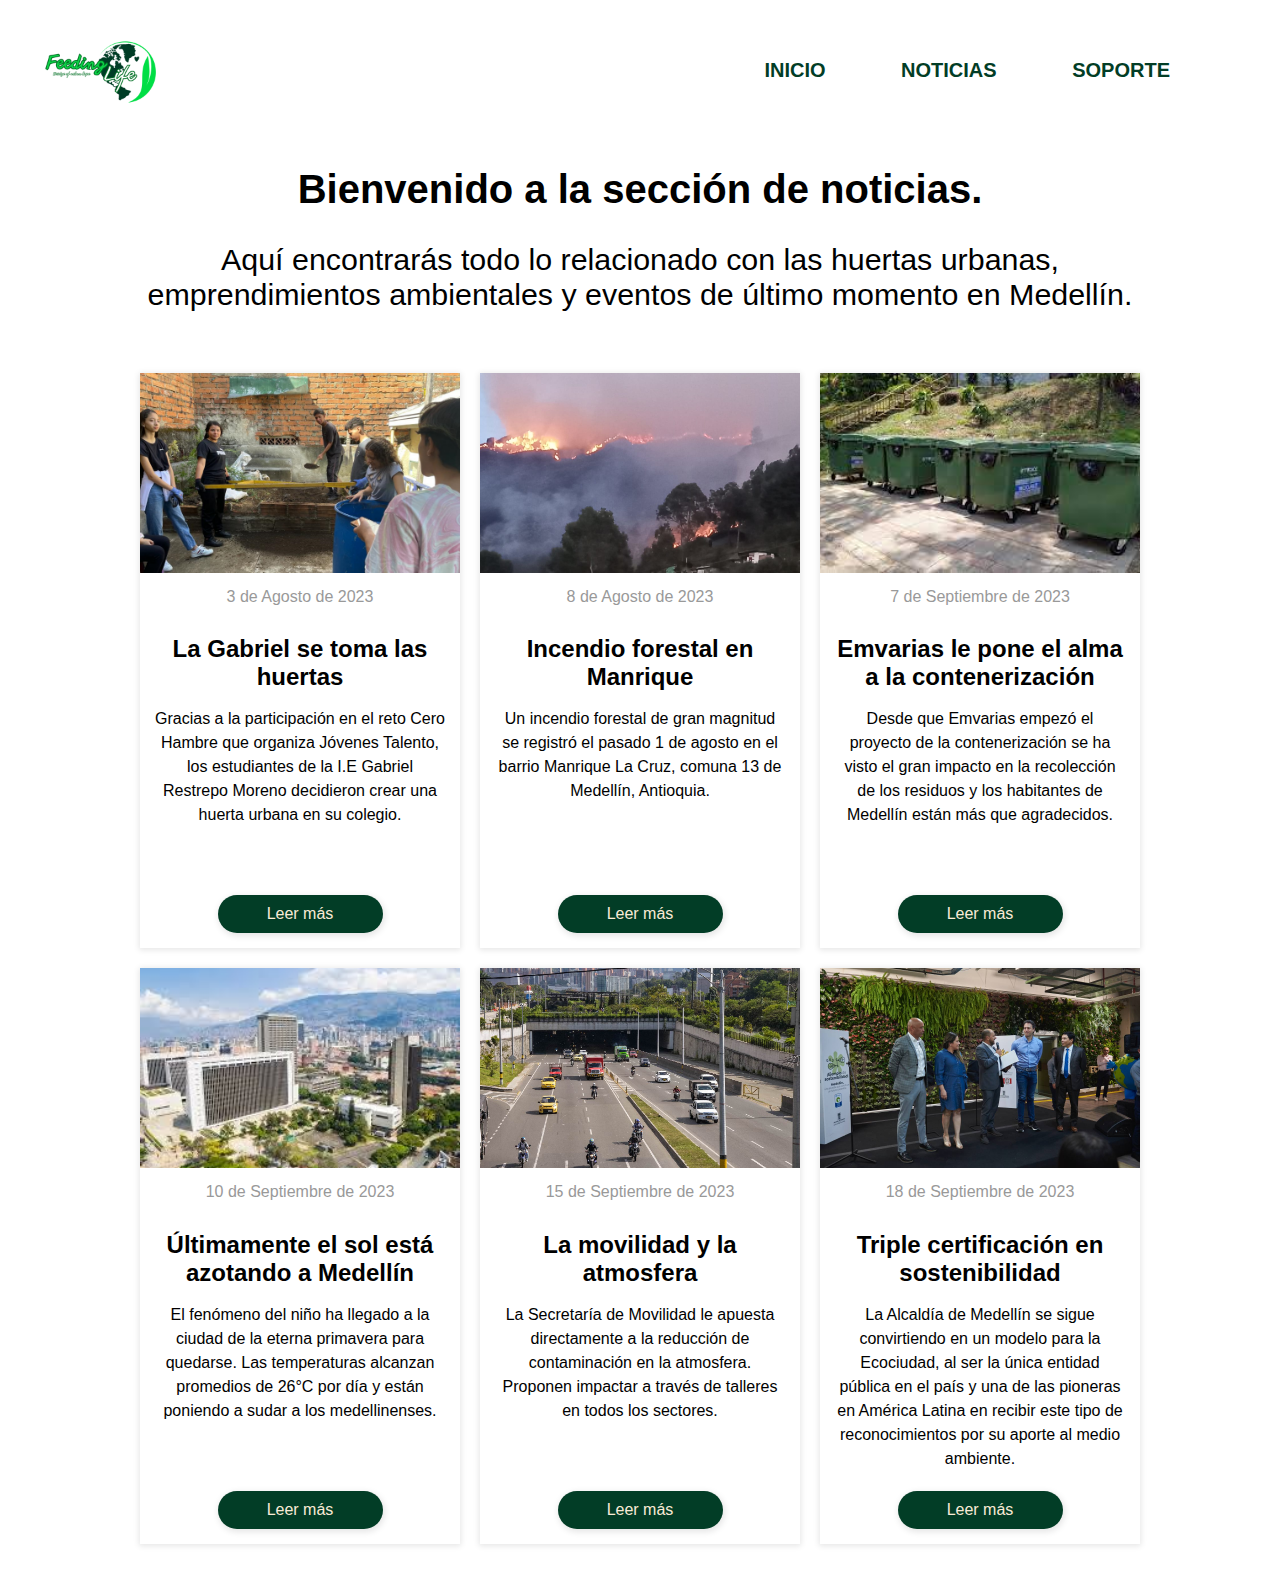
<file: noticias.html>
<!DOCTYPE html>
<html lang="es">
<head>
    <meta charset="UTF-8">
    <meta name="viewport" content="width=device-width, initial-scale=1.0">
    <title>Feeding Life</title>
    <!-- Enlaza tus archivos CSS aquí si los tienes -->
    <link rel="stylesheet" href="estilo.css">
    <link rel="stylesheet" href="noticias.css">
    <title>Encabezado responsive</title>
</head>
<body>
    <header>
        <div class="logo">
            <img src="FL LOGO.png" alt="Logo Feeding Life">
        </div>
        <nav>
            <a href="index.html" class="nav-link">INICIO</a>
            <a href="noticias.html" class="nav-link">NOTICIAS</a>
            <a href="soporte.html" class="nav-link">SOPORTE</a>
        </nav>
    </header>

    <div class="titulo-noticias">
        <h1>Bienvenido a la sección de noticias.</h1>
        <p>Aquí encontrarás todo lo relacionado con las huertas urbanas, emprendimientos ambientales y eventos de último momento en Medellín. </p>
    </div>

    <section class="post-list">
        <div class="content">
            <article class="post">
                <div class="post-header">
                    <div class="post-img-1"></div>
                </div>
                <div class="post-body">
                    <span>3 de Agosto de 2023</span>
                    <h2>La Gabriel se toma las huertas</h2>
                    <p class="descripcion">Gracias a la participación en el reto Cero Hambre que organiza Jóvenes Talento, los estudiantes de la I.E Gabriel Restrepo Moreno decidieron crear una huerta urbana en su colegio.</p>
                    <a href="#" class="post-link">Leer más</a>
                </div>
            </article>
            <article class="post">
                <div class="post-header">
                    <div class="post-img-2"></div>
                </div>
                <div class="post-body">
                    <span>8 de Agosto de 2023</span>
                    <h2>Incendio forestal en Manrique</h2>
                    <p class="descripcion">Un incendio forestal de gran magnitud se registró el pasado 1 de agosto en el barrio Manrique La Cruz, comuna 13 de Medellín, Antioquia.</p>
                        <a href="https://www.minuto30.com/fotos-continua-el-incendio-de-cobertura-vegetal-en-manrique/1466117/" class="post-link">Leer más</a>    
                </div>
            </article>
            <article class="post">
                <div class="post-header">
                    <div class="post-img-3"></div>
                </div>
                <div class="post-body">
                    <span>7 de Septiembre de 2023</span>
                    <h2>Emvarias le pone el alma a la contenerización</h2>
                    <p class="descripcion">Desde que Emvarias empezó el proyecto de la contenerización se ha visto el gran impacto en la recolección de los residuos y los habitantes de Medellín están más que agradecidos.</p>
                    <a href="https://www.emvarias.com.co/emvarias/proyectocontenerizacion" class="post-link">Leer más</a>
                </div>
            </article>
            <article class="post">
                <div class="post-header">
                    <div class="post-img-4"></div>
                </div>
                <div class="post-body">
                    <span>10 de Septiembre de 2023</span>
                    <h2>Últimamente el sol está azotando a Medellín</h2>
                    <p class="descripcion">El fenómeno del niño ha llegado a la ciudad de la eterna primavera para quedarse. Las temperaturas alcanzan promedios de 26°C por día y están poniendo a sudar a los medellinenses. </p>
                    <a href="https://www.infobae.com/colombia/2023/08/12/islas-de-calor-el-fenomeno-ambiental-que-genera-altas-temperaturas-en-medellin/" class="post-link">Leer más</a>
                </div>
            </article>
            <article class="post">
                <div class="post-header">
                    <div class="post-img-5"></div>
                </div>
                <div class="post-body">
                    <span>15 de Septiembre de 2023</span>
                    <h2>La movilidad y la atmosfera</h2>
                    <p class="descripcion">La Secretaría de Movilidad le apuesta directamente a la reducción de contaminación en la atmosfera. Proponen impactar a través de talleres en todos los sectores.</p>
                    <a href="https://www.medellin.gov.co/es/sala-de-prensa/noticias/medellin-una-ecociudad-que-le-apuesta-a-la-reduccion-de-la-contaminacion-atmosferica/" class="post-link">Leer más</a>
                </div>
            </article>
            <article class="post">
                <div class="post-header">
                    <div class="post-img-6"></div>
                </div>
                <div class="post-body">
                    <span>18 de Septiembre de 2023</span>
                    <h2>Triple certificación en sostenibilidad</h2>
                    <p class="descripcion">La Alcaldía de Medellín se sigue convirtiendo en un modelo para la Ecociudad, al ser la única entidad pública en el país y una de las pioneras en América Latina en recibir este tipo de reconocimientos por su aporte al medio ambiente.</p>
                    <a href="https://www.medellin.gov.co/es/sala-de-prensa/noticias/la-alcaldia-de-medellin-se-convierte-en-la-unica-entidad-publica-en-el-pais-con-triple-certificacion-en-sostenibilidad/" class="post-link">Leer más</a>
                </div>
            </article>
        </div>
    </section>

    <script src="noticias.js"></script>

    



    
</body>
</file>
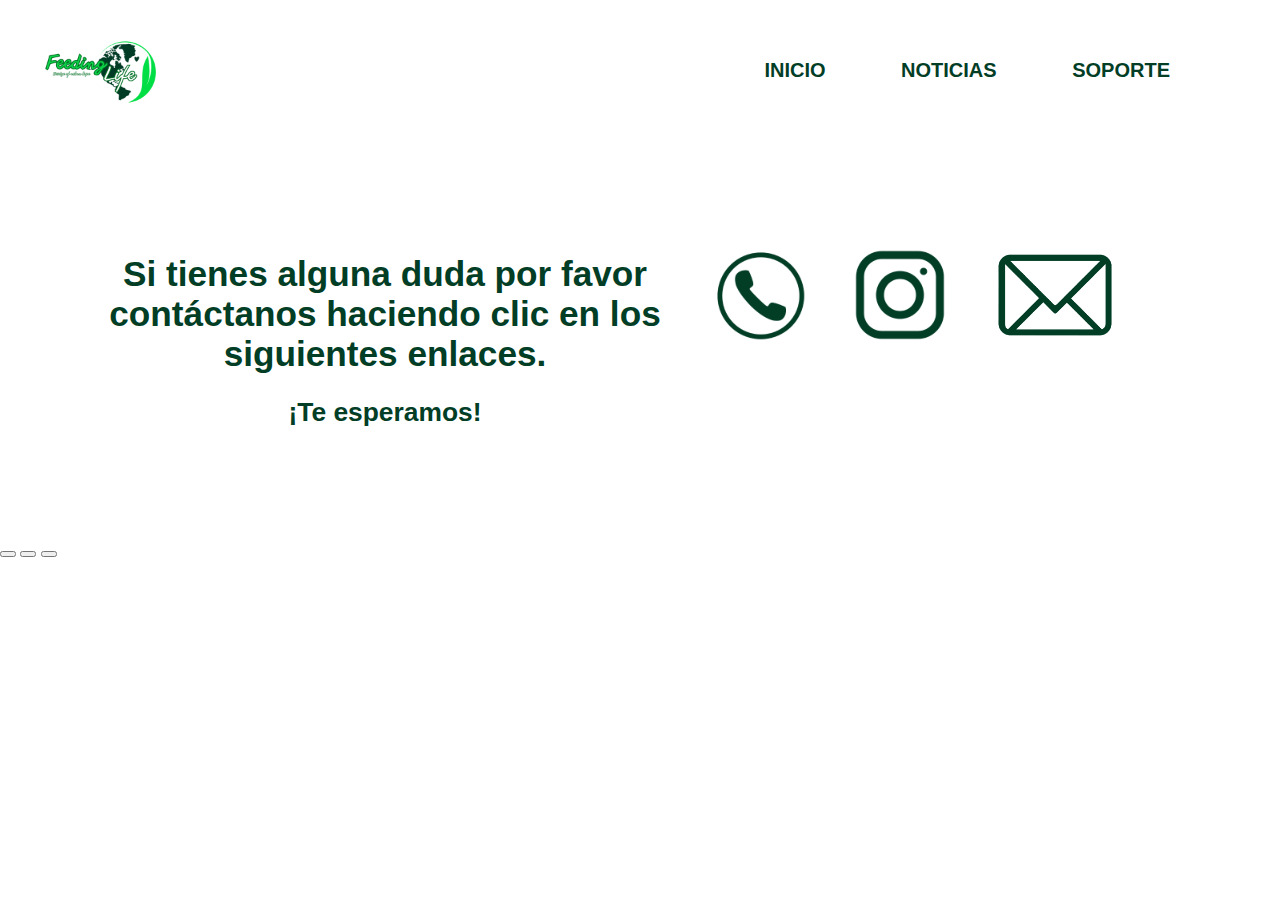
<file: soporte.html>
<!DOCTYPE html>
<html lang="es">
<head>
    <meta charset="UTF-8">
    <meta name="viewport" content="width=device-width, initial-scale=1.0">
    <title>Feeding Life</title>
    <!-- Enlaza tus archivos CSS aquí si los tienes -->
    <link rel="stylesheet" href="estilo.css">
    <link rel="stylesheet" href="soporte.css">
    <title>Encabezado responsive</title>
</head>
<body>
    <header>
        <div class="logo">
            <img src="FL LOGO.png" alt="Logo Feeding Life">
        </div>
        <nav>
            <a href="index.html" class="nav-link">INICIO</a>
            <a href="noticias.html" class="nav-link">NOTICIAS</a>
            <a href="soporte.html" class="nav-link">SOPORTE</a>
        </nav>
    </header>

    <div id="soporte">
        <!-- Contenido específico de la sección de inicio aquí -->
            <h1>Si tienes alguna duda por favor contáctanos haciendo clic en los siguientes enlaces.</h1> 
            <h2>¡Te esperamos!</h2> 
    </div>
 
   
    <button class="whatsapp">
        <a href="https://wa.me/3001182687"><img src="Whatsapp-removebg-preview.png" alt=""></a>
    </button>

    <button class="instagram">
        <a href="https://instagram.com/feedinglife1?igshid=MzRlODBiNWFlZA=="><img src="instagram.png" alt=""></a>
    </button>

    <button class="correo">
        <a href="feedinglife66@gmail.com"><img src="correo.png" alt=""></a>
    </button>

    
</body>
</file>
<file: estilo.css>
body{
    font-family:sans-serif; /*fuente*/
    margin: 0;
}

a{
    text-decoration: none; 
    color: #023D26 
    ;
}

header{
    display: flex; /*ubicacion header*/
    height: 60px; /*dimensiones*/
    justify-content: space-between; /*ubicaciion encabezado*/
    align-items: center; /*alineacion*/
    padding: 40px;
    font-size: 20px;
}

.logo{
    display: flex;
    align-items: center;
}

.logo img{
    height: 120px;
    margin-right: 120px;
}

nav a{ 
    font-weight: 600;
    padding-right: 70px; /* sirve para espaciar una palabra y otra */
}

nav a:hover{
    color: #00DE45;
}

#INICIO{
    margin-right: 400px;
    text-align:center;
    padding: 50px;
    padding-right: 200px;
    font-size: 110%;
    color: #023D26;
    left: 20px;    
}

#nota1 img{
    text-align: center;  
    margin-left: 450px;
    position: absolute;
    top: 120px;
    left: 200px;
}

#nota1 h1{
    position: absolute;
    top: 138px;
    right: 50px;
    left: 715px;
    color: #F0F2F5;
    font-size:90%;
}

#nota1 p{
    position: absolute;
    top: 160px;
    right: 40px;
    left: 715px;
    color: #F0F2F5;
    font-size:small;
}

#nota1 button{
    position: absolute;
    top: 260px;
    right: 50px;
    left: 755px;
    background-color: transparent;
    border-radius: 15px;
    border-color: #F0F2F5;
    font-size: small;
}

#nota2 img{
    text-align: center;  
    margin-left: 900px;
    position: absolute;
    top: 120px;  
}

#nota2 h1{
    position: absolute;
    top: 138px;
    right: 50px;
    left: 966px;
    color: #F0F2F5;
    font-size:90%;
}

#nota2 p{
    position: absolute;
    top: 175px;
    right: 40px;
    left: 966px;
    color: #F0F2F5;
    font-size:small;
}

#nota2 button{
    position: absolute;
    top: 260px;
    right: 50px;
    left: 1006px;
    background-color: transparent;
    border-radius: 15px;
    border-color: #F0F2F5;
    font-size: small;
}

#nota3 img{
    text-align: center;  
    margin-left: 900px;
    position: absolute;
    top: 350px;  
}

#nota3 h1{
    position: absolute;
    top: 370px;
    right: 50px;
    left: 966px;
    color: #F0F2F5;
    font-size:90%;
}

#nota3 p{
    position: absolute;
    top: 410px;
    right: 40px;
    left: 966px;
    color: #F0F2F5;
    font-size:small;
}

#nota3 button{
    position: absolute;
    top: 490px;
    right: 50px;
    left: 1006px;
    background-color: transparent;
    border-radius: 15px;
    border-color: #F0F2F5;
    font-size: small;
}

#nota4 img{
    text-align: center;  
    margin-left: 450px;
    position: absolute;
    top: 350px;
    left: 200px;
}

#nota4 h1{
    position: absolute;
    top: 370px;
    right: 50px;
    left: 716px;
    color: #F0F2F5;
    font-size:90%;
}

#nota4 p{
    position: absolute;
    top: 410px;
    right: 40px;
    left: 716px;
    color: #F0F2F5;
    font-size:small;
}

#nota4 button{
    position: absolute;
    top: 492px;
    right: 50px;
    left: 759px;
    background-color: transparent;
    border-radius: 15px;
    border-color: #F0F2F5;
    font-size: small;
}
</file>
<file: noticias.css>
body{
    font-family: sans-serif;
}

.titulo-noticias{
    text-align: center;
    font-family: sans-serif;
    margin-inline: 113px;
}

.titulo-noticias h1{
    font-size: 250%;
}

.titulo-noticias p{
font-size: 190%;
display: flex;

}

.post-list{
    display: flex;
    min-height: 0vh;
    align-items: center;
    justify-content: center;
    padding: 30px 15px;
}

.content{
    display: grid;
    grid-template-columns: repeat(3, 1fr);
    grid-gap: 20px;
    max-width: 1000px;
    margin: auto;
}

.post-img-1{
    background: url(La\ gabriel\ se\ toma\ las\ huertas.png);
    width: 100%;
    height: 200px;
    background-size: cover;
    background-position: center;
    transition: .2s;
}

.post-img-2{
    background: url(incendio-marique.jpg);
    width: 100%;
    height: 200px;
    background-size: cover;
    background-position: center;
    transition: .2s;
}

.post-img-3{
    background: url(emvarias.jpg);
    width: 100%;
    height: 200px;
    background-size: cover;
    background-position: center;
    transition: .2s;
}

.post-img-4{
    background: url(Ola\ de\ calor.jpg);
    width: 100%;
    height: 200px;
    background-size: cover;
    background-position: center;
    transition: .2s;
}

.post-img-5{
    background: url(medellin-ecociudad.jpg);
    width: 100%;
    height: 200px;
    background-size: cover;
    background-position: center;
    transition: .2s;
}

.post-img-6{
    background: url(certificacion-medio-ambiente.jpeg);
    width: 100%;
    height: 200px;
    background-size: cover;
    background-position: center;
    transition: .2s;
}

.post{
    box-shadow: 0 1px 6px 1px rgba(0, 0, 0, .1);
    overflow: hidden;
    transition: .2s;
}

.post:hover{
    transform: translateY(-4px);
    box-shadow: 0 1px 14px 2px rgba(0, 0, 0, .15);
}

.post-header{
    width: 100%;
    height: 200px;
    overflow: hidden;
    cursor: pointer;
}

.post:hover .post-img-1,
.post:hover .post-img-2,
.post:hover .post-img-3,
.post:hover .post-img-4,
.post:hover .post-img-5,
.post:hover .post-img-6{
    transform: scale(1.1);
}

.post-body{
    padding: 15px;
    text-align: center;
}

.post-body span{
    display: inline-block;
    color: #999;
    margin-bottom: 10px;
}

.post-body h2{
    margin-bottom: 15px;
}

.post-body p{
    line-height: 1.5;
    margin-bottom: 20px;
}

.post-body .post-link{
    display: block;
    text-decoration: none;
    padding: 10px;
    background-color: #023D26;
    color: antiquewhite;
    width: 50%;
    margin: auto;
    border-radius: 20px;
    box-shadow: 1px 2px 6px 1px rgba(0, 0, 0, .1);
    transition: .2s;
}

.post-body .post-link:hover{
    background: #00DE45;
    box-shadow: 1px 2px 6px 1px rgba(0, 0, 0, .2);
    transform: translateY(-2px);
}

@media (max-width: 840px){
    .content{
        grid-template-columns: repeat(2, 1fr);
    }
}

@media (max-width: 600px){
    .content{
        grid-template-columns: repeat(1, 1fr);
    }
}
</file>
<file: soporte.css>
body{
    font-family: sans-serif;
}

#soporte{
    margin-right: 400px;
    text-align:center;
    padding: 90px;
    padding-right: 200px;
    font-size: 110%;
    color: #023D26;
    left: 20px;    
}

.whatsapp a img{
    text-align: center;  
    margin-left: 450px;
    position: absolute;
    top: 245px;
    left: 260px;
    width: 100px;
    height: 100px;
}

.instagram a img{
    text-align: center;  
    margin-left: 450px;
    position: absolute;
    top: 245px;
    left: 400px;
    width: 100px;
    height: 100px;
}

.correo a img{
    text-align: center;  
    margin-left: 450px;
    position: absolute;
    top: 230px;
    left: 540px;
    width: 130px;
    height: 130px;
}
</file>
